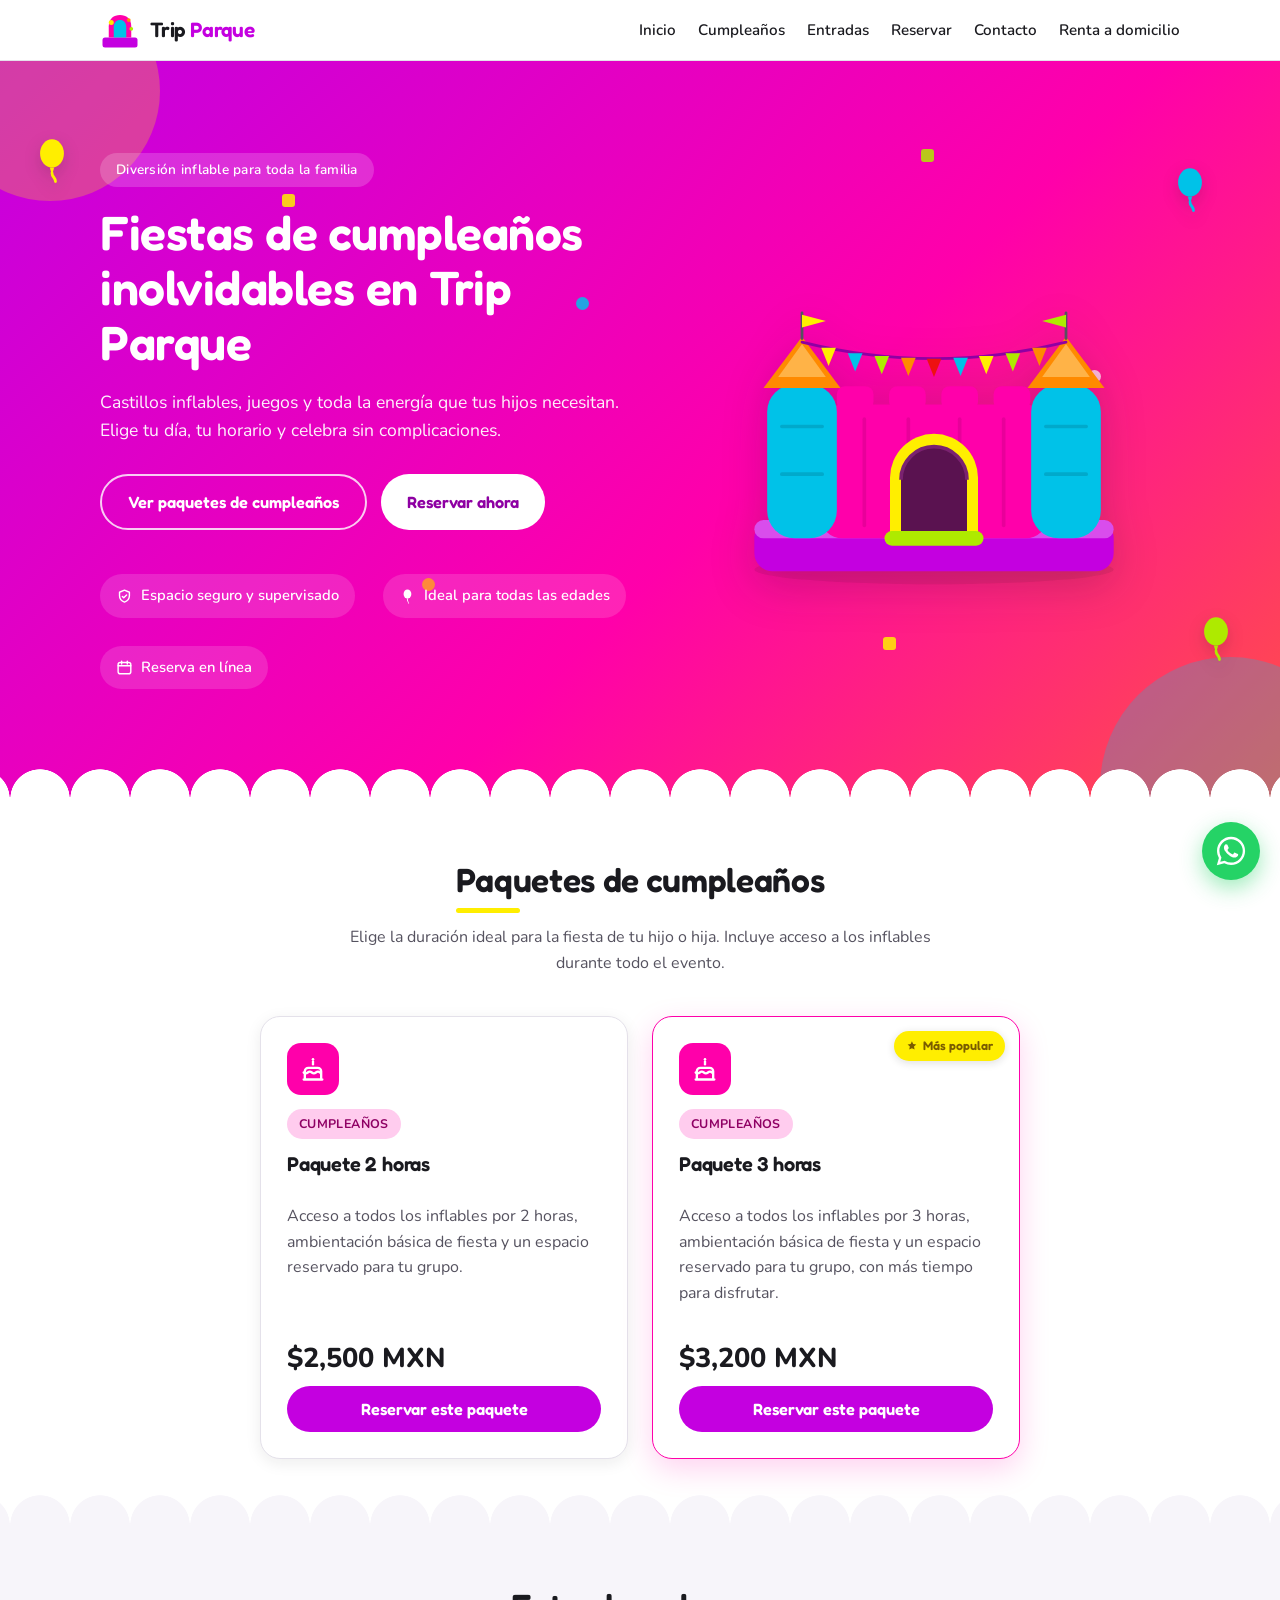
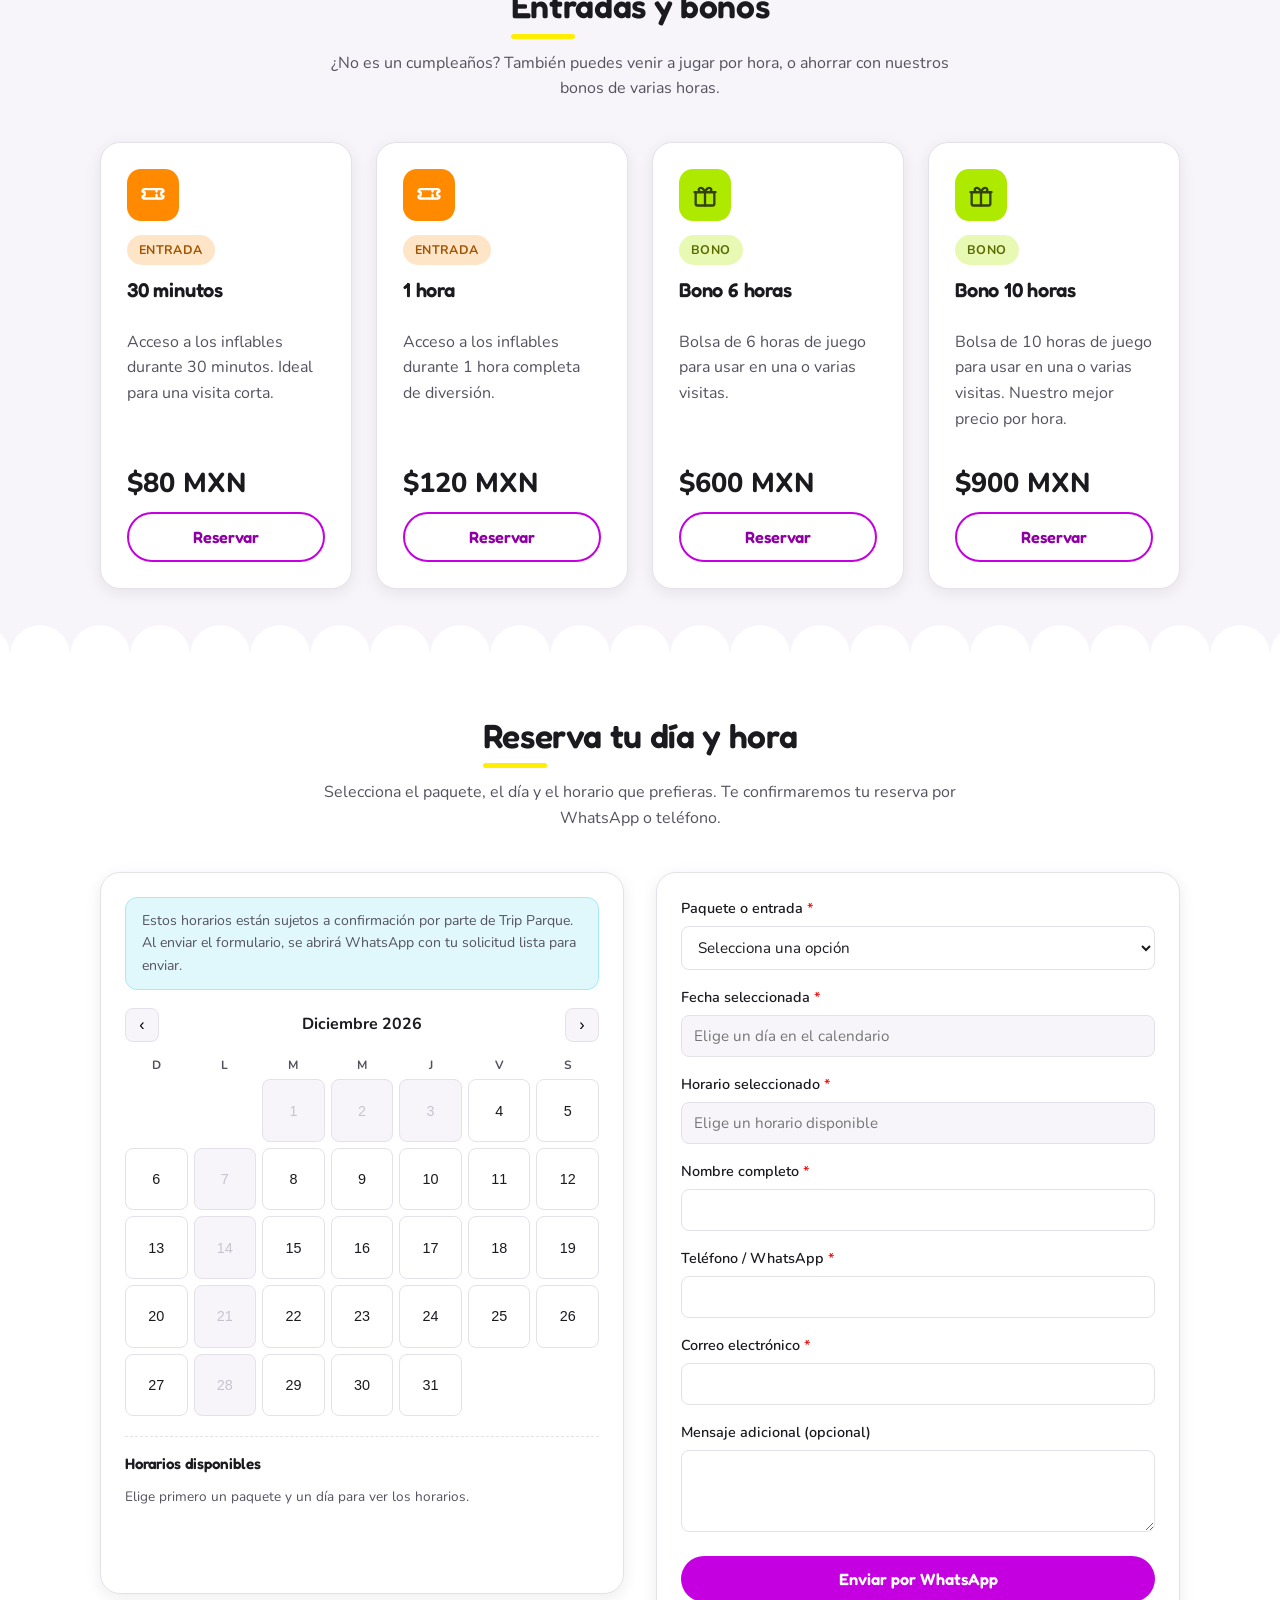
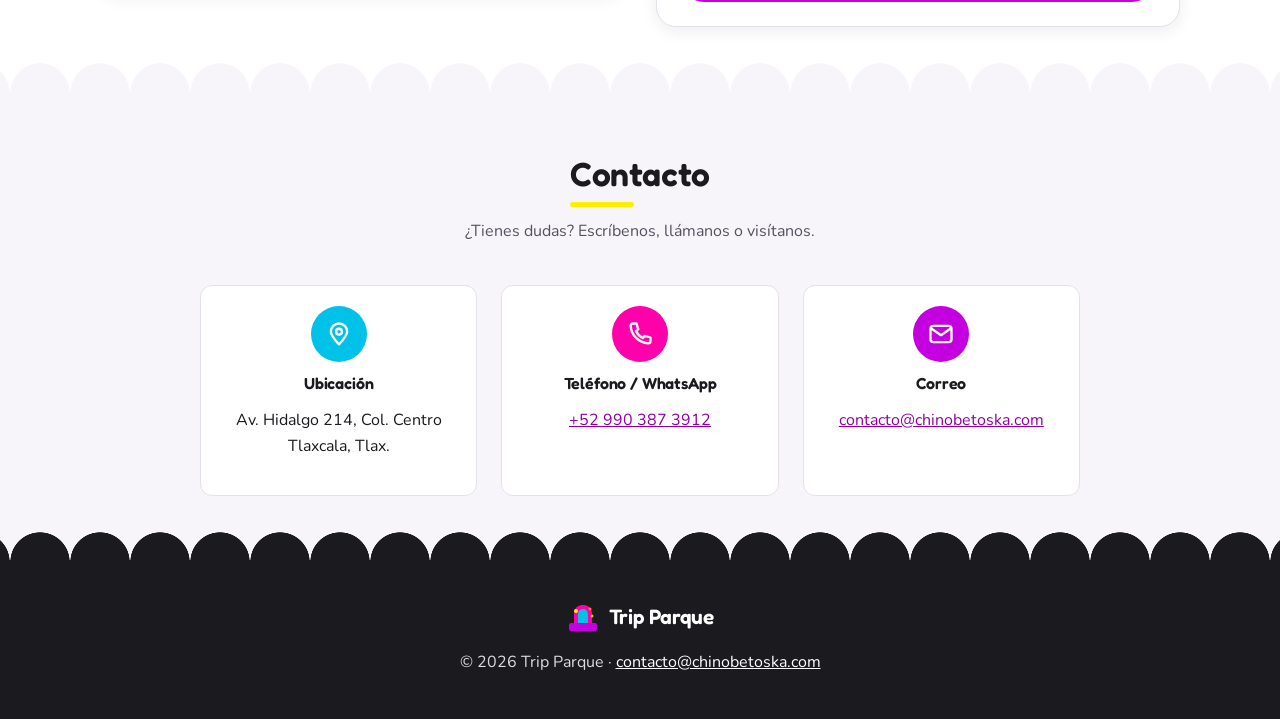
<file: index.html>
<!doctype html>
<html lang="es">
<head>
  <meta charset="UTF-8" />
  <meta name="viewport" content="width=device-width, initial-scale=1.0" />
  <title>Trip Parque — Parque infantil inflable y fiestas de cumpleaños</title>
  <meta name="description" content="Trip Parque: parque infantil inflable para fiestas de cumpleaños. Reserva tu día y hora en línea. Entradas, bonos y paquetes de cumpleaños." />
  <link rel="icon" type="image/svg+xml" href="favicon.svg" />
  <link rel="preconnect" href="https://fonts.googleapis.com" />
  <link rel="preconnect" href="https://fonts.gstatic.com" crossorigin />
  <link rel="stylesheet" href="https://fonts.googleapis.com/css2?family=Fredoka:wght@400;500;600;700&family=Nunito:wght@400;600;700;800&display=swap" />
  <link rel="stylesheet" href="css/styles.css" />
</head>
<body>

  <!-- ===== Sprite de íconos SVG (reutilizables con <use>) ===== -->
  <svg class="svg-sprite" xmlns="http://www.w3.org/2000/svg" aria-hidden="true" focusable="false">
    <symbol id="i-shield" viewBox="0 0 24 24" fill="none" stroke="currentColor" stroke-width="2" stroke-linecap="round" stroke-linejoin="round">
      <path d="M12 3l7 3v5c0 4.5-3 7.5-7 9-4-1.5-7-4.5-7-9V6l7-3z"/><path d="M9 12l2 2 4-4"/>
    </symbol>
    <symbol id="i-balloon" viewBox="0 0 24 24" fill="currentColor">
      <ellipse cx="12" cy="8.5" rx="5.5" ry="6.5"/>
      <path d="M11 15h2l-.6 2.2h-.8z"/>
      <path d="M12 17.5c0 2 1.6 2 1.6 4" fill="none" stroke="currentColor" stroke-width="1.3" stroke-linecap="round"/>
    </symbol>
    <symbol id="i-calendar" viewBox="0 0 24 24" fill="none" stroke="currentColor" stroke-width="2" stroke-linecap="round" stroke-linejoin="round">
      <rect x="3" y="5" width="18" height="16" rx="3"/><path d="M3 9.5h18M8 3v4M16 3v4"/>
    </symbol>
    <symbol id="i-clock" viewBox="0 0 24 24" fill="none" stroke="currentColor" stroke-width="2" stroke-linecap="round" stroke-linejoin="round">
      <circle cx="12" cy="12" r="9"/><path d="M12 7v5l3.5 2"/>
    </symbol>
    <symbol id="i-cake" viewBox="0 0 24 24" fill="none" stroke="currentColor" stroke-width="2" stroke-linecap="round" stroke-linejoin="round">
      <path d="M4 21h16M5 21v-7a3 3 0 0 1 3-3h8a3 3 0 0 1 3 3v7"/>
      <path d="M4 15c1.2 1 2.3 1 3.5 0s2.3-1 3.5 0 2.3 1 3.5 0 2.3-1 3.5 0"/>
      <path d="M12 8V5.5"/><circle cx="12" cy="3.6" r="1.1" fill="currentColor" stroke="none"/>
    </symbol>
    <symbol id="i-ticket" viewBox="0 0 24 24" fill="none" stroke="currentColor" stroke-width="2" stroke-linecap="round" stroke-linejoin="round">
      <path d="M3 9a2 2 0 0 1 2-2h14a2 2 0 0 1 2 2 2 2 0 0 0 0 4 2 2 0 0 1-2 2H5a2 2 0 0 1-2-2 2 2 0 0 0 0-4z"/>
      <path d="M15 7v10" stroke-dasharray="2 3"/>
    </symbol>
    <symbol id="i-gift" viewBox="0 0 24 24" fill="none" stroke="currentColor" stroke-width="2" stroke-linecap="round" stroke-linejoin="round">
      <rect x="4" y="9.5" width="16" height="11.5" rx="1.6"/><path d="M3 9.5h18M12 9.5V21"/>
      <path d="M12 9.5C11 6.5 9 5.5 7.6 6S6.2 8.6 8 9.5M12 9.5c1-3 3-4 4.4-3.5S18 8.6 16 9.5"/>
    </symbol>
    <symbol id="i-location" viewBox="0 0 24 24" fill="none" stroke="currentColor" stroke-width="2" stroke-linecap="round" stroke-linejoin="round">
      <path d="M12 21c4-4.5 7-8 7-11a7 7 0 0 0-14 0c0 3 3 6.5 7 11z"/><circle cx="12" cy="10" r="2.5"/>
    </symbol>
    <symbol id="i-phone" viewBox="0 0 24 24" fill="none" stroke="currentColor" stroke-width="2" stroke-linecap="round" stroke-linejoin="round">
      <path d="M6 3h3l1.5 5-2 1.5a12 12 0 0 0 6 6l1.5-2 5 1.5v3a2 2 0 0 1-2 2A16 16 0 0 1 4 5a2 2 0 0 1 2-2z"/>
    </symbol>
    <symbol id="i-mail" viewBox="0 0 24 24" fill="none" stroke="currentColor" stroke-width="2" stroke-linecap="round" stroke-linejoin="round">
      <rect x="3" y="5" width="18" height="14" rx="2.5"/><path d="M4 7.5l8 5.5 8-5.5"/>
    </symbol>
    <symbol id="i-star" viewBox="0 0 24 24" fill="currentColor">
      <path d="M12 2.5l2.6 5.7 6.2.7-4.6 4.2 1.3 6.1L12 16.9 6.5 19.2l1.3-6.1L3.2 8.9l6.2-.7z"/>
    </symbol>
    <symbol id="i-menu" viewBox="0 0 24 24" fill="none" stroke="currentColor" stroke-width="2.2" stroke-linecap="round">
      <path d="M4 7h16M4 12h16M4 17h16"/>
    </symbol>
    <symbol id="i-whatsapp" viewBox="0 0 24 24" fill="currentColor">
      <path d="M12.04 2C6.58 2 2.13 6.45 2.13 11.91c0 1.75.46 3.45 1.32 4.95L2 22l5.25-1.38a9.9 9.9 0 0 0 4.79 1.22h.01c5.46 0 9.91-4.45 9.91-9.91C21.96 6.45 17.5 2 12.04 2zm0 18.15h-.01a8.2 8.2 0 0 1-4.19-1.15l-.3-.18-3.12.82.83-3.04-.2-.31a8.23 8.23 0 0 1-1.26-4.38c0-4.54 3.7-8.24 8.25-8.24 2.2 0 4.28.86 5.84 2.42a8.2 8.2 0 0 1 2.42 5.83c0 4.54-3.7 8.24-8.24 8.24zm4.52-6.16c-.25-.12-1.47-.72-1.69-.81-.23-.08-.39-.12-.56.13-.16.25-.64.81-.79.97-.14.17-.29.19-.54.06-.25-.12-1.05-.39-1.99-1.23-.74-.66-1.23-1.47-1.38-1.72-.14-.25-.02-.38.11-.51.11-.11.25-.29.37-.43.13-.14.17-.25.25-.42.08-.17.04-.31-.02-.43-.06-.12-.56-1.34-.76-1.84-.2-.48-.4-.42-.56-.43l-.48-.01c-.17 0-.43.06-.66.31-.23.25-.86.85-.86 2.07 0 1.22.89 2.4 1.01 2.56.12.17 1.75 2.67 4.23 3.74.59.26 1.05.41 1.41.52.59.19 1.13.16 1.56.1.48-.07 1.47-.6 1.68-1.18.21-.58.21-1.07.14-1.18-.06-.11-.22-.17-.47-.29z"/>
    </symbol>
  </svg>

  <header class="site-header">
    <div class="container">
      <a class="brand" href="#inicio">
        <img src="assets/logo.svg" alt="" width="40" height="40" />
        <span class="logo-text">Trip <span>Parque</span></span>
      </a>
      <button class="nav-toggle" id="nav-toggle" aria-expanded="false" aria-controls="main-nav" aria-label="Abrir menú">
        <svg class="icon" aria-hidden="true"><use href="#i-menu"/></svg>
      </button>
      <nav class="main-nav" id="main-nav">
        <a href="#inicio">Inicio</a>
        <a href="#paquetes">Cumpleaños</a>
        <a href="#entradas">Entradas</a>
        <a href="#reservar">Reservar</a>
        <a href="#contacto">Contacto</a>
        <a href="renta.html">Renta a domicilio</a>
      </nav>
    </div>
  </header>

  <main>

    <!-- ===== Hero ===== -->
    <section id="inicio" class="hero">
      <span class="conf conf--1" aria-hidden="true"></span>
      <span class="conf conf--2" aria-hidden="true"></span>
      <span class="conf conf--3" aria-hidden="true"></span>
      <span class="conf conf--4" aria-hidden="true"></span>
      <span class="conf conf--5" aria-hidden="true"></span>
      <span class="conf conf--6" aria-hidden="true"></span>

      <svg class="hero-balloon hero-balloon--a" aria-hidden="true"><use href="#i-balloon"/></svg>
      <svg class="hero-balloon hero-balloon--b" aria-hidden="true"><use href="#i-balloon"/></svg>
      <svg class="hero-balloon hero-balloon--c" aria-hidden="true"><use href="#i-balloon"/></svg>

      <div class="container hero-inner">
        <div class="hero-copy">
          <span class="hero-eyebrow">Diversión inflable para toda la familia</span>
          <h1>Fiestas de cumpleaños inolvidables en Trip Parque</h1>
          <p>Castillos inflables, juegos y toda la energía que tus hijos necesitan. Elige tu día, tu horario y celebra sin complicaciones.</p>
          <div class="hero-actions">
            <a class="btn btn-outline" href="#paquetes">Ver paquetes de cumpleaños</a>
            <a class="btn btn-on-hero" href="#reservar">Reservar ahora</a>
          </div>
          <div class="trust-badges">
            <span class="trust-badge"><svg class="icon" aria-hidden="true"><use href="#i-shield"/></svg> Espacio seguro y supervisado</span>
            <span class="trust-badge"><svg class="icon" aria-hidden="true"><use href="#i-balloon"/></svg> Ideal para todas las edades</span>
            <span class="trust-badge"><svg class="icon" aria-hidden="true"><use href="#i-calendar"/></svg> Reserva en línea</span>
          </div>
        </div>
        <div class="hero-art">
          <img src="assets/hero-castle.svg" alt="" class="hero-castle" width="480" height="380" />
        </div>
      </div>
    </section>

    <!-- ===== Paquetes de cumpleaños ===== -->
    <section id="paquetes" class="section scallop-top">
      <div class="container">
        <div class="section-head reveal">
          <h2>Paquetes de cumpleaños</h2>
          <p class="section-lead">Elige la duración ideal para la fiesta de tu hijo o hija. Incluye acceso a los inflables durante todo el evento.</p>
        </div>
        <div class="card-grid card-grid--2">

          <div class="card reveal">
            <div class="card-icon card-icon--cumple"><svg aria-hidden="true"><use href="#i-cake"/></svg></div>
            <span class="chip chip--cumple">Cumpleaños</span>
            <h3>Paquete 2 horas</h3>
            <p>Acceso a todos los inflables por 2 horas, ambientación básica de fiesta y un espacio reservado para tu grupo.</p>
            <div class="price-row">
              <!-- PLACEHOLDER:PRICE -->
              <span class="price-example">$2,500 MXN</span>
            </div>
            <button class="btn btn-primary btn-block reservar-paquete" data-package="cumple_2h">Reservar este paquete</button>
          </div>

          <div class="card card--featured reveal">
            <span class="card-ribbon"><svg class="icon" aria-hidden="true"><use href="#i-star"/></svg> Más popular</span>
            <div class="card-icon card-icon--cumple"><svg aria-hidden="true"><use href="#i-cake"/></svg></div>
            <span class="chip chip--cumple">Cumpleaños</span>
            <h3>Paquete 3 horas</h3>
            <p>Acceso a todos los inflables por 3 horas, ambientación básica de fiesta y un espacio reservado para tu grupo, con más tiempo para disfrutar.</p>
            <div class="price-row">
              <!-- PLACEHOLDER:PRICE -->
              <span class="price-example">$3,200 MXN</span>
            </div>
            <button class="btn btn-primary btn-block reservar-paquete" data-package="cumple_3h">Reservar este paquete</button>
          </div>

        </div>
      </div>
    </section>

    <!-- ===== Entradas y bonos ===== -->
    <section id="entradas" class="section section--alt scallop-top">
      <div class="container">
        <div class="section-head reveal">
          <h2>Entradas y bonos</h2>
          <p class="section-lead">¿No es un cumpleaños? También puedes venir a jugar por hora, o ahorrar con nuestros bonos de varias horas.</p>
        </div>
        <div class="card-grid">

          <div class="card reveal">
            <div class="card-icon card-icon--entrada"><svg aria-hidden="true"><use href="#i-ticket"/></svg></div>
            <span class="chip chip--entrada">Entrada</span>
            <h3>30 minutos</h3>
            <p>Acceso a los inflables durante 30 minutos. Ideal para una visita corta.</p>
            <div class="price-row">
              <!-- PLACEHOLDER:PRICE -->
              <span class="price-example">$80 MXN</span>
            </div>
            <button class="btn btn-secondary btn-block reservar-paquete" data-package="entrada_30m">Reservar</button>
          </div>

          <div class="card reveal">
            <div class="card-icon card-icon--entrada"><svg aria-hidden="true"><use href="#i-ticket"/></svg></div>
            <span class="chip chip--entrada">Entrada</span>
            <h3>1 hora</h3>
            <p>Acceso a los inflables durante 1 hora completa de diversión.</p>
            <div class="price-row">
              <!-- PLACEHOLDER:PRICE -->
              <span class="price-example">$120 MXN</span>
            </div>
            <button class="btn btn-secondary btn-block reservar-paquete" data-package="entrada_1h">Reservar</button>
          </div>

          <div class="card reveal">
            <div class="card-icon card-icon--bono"><svg aria-hidden="true"><use href="#i-gift"/></svg></div>
            <span class="chip chip--bono">Bono</span>
            <h3>Bono 6 horas</h3>
            <p>Bolsa de 6 horas de juego para usar en una o varias visitas.</p>
            <div class="price-row">
              <!-- PLACEHOLDER:PRICE -->
              <span class="price-example">$600 MXN</span>
            </div>
            <button class="btn btn-secondary btn-block reservar-paquete" data-package="bono_6h">Reservar</button>
          </div>

          <div class="card reveal">
            <div class="card-icon card-icon--bono"><svg aria-hidden="true"><use href="#i-gift"/></svg></div>
            <span class="chip chip--bono">Bono</span>
            <h3>Bono 10 horas</h3>
            <p>Bolsa de 10 horas de juego para usar en una o varias visitas. Nuestro mejor precio por hora.</p>
            <div class="price-row">
              <!-- PLACEHOLDER:PRICE -->
              <span class="price-example">$900 MXN</span>
            </div>
            <button class="btn btn-secondary btn-block reservar-paquete" data-package="bono_10h">Reservar</button>
          </div>

        </div>
      </div>
    </section>

    <!-- ===== Reservar ===== -->
    <section id="reservar" class="section scallop-top">
      <div class="container">
        <div class="section-head reveal">
          <h2>Reserva tu día y hora</h2>
          <p class="section-lead">Selecciona el paquete, el día y el horario que prefieras. Te confirmaremos tu reserva por WhatsApp o teléfono.</p>
        </div>

        <div class="reserve-layout">

          <div class="calendar-card reveal">
            <div class="reserve-note">
              Estos horarios están sujetos a confirmación por parte de Trip Parque. Al enviar el formulario, se abrirá WhatsApp con tu solicitud lista para enviar.
            </div>
            <div class="calendar-header">
              <button type="button" id="cal-prev" aria-label="Mes anterior">‹</button>
              <span id="calendar-month-label"></span>
              <button type="button" id="cal-next" aria-label="Mes siguiente">›</button>
            </div>
            <div class="calendar-weekdays">
              <span>D</span><span>L</span><span>M</span><span>M</span><span>J</span><span>V</span><span>S</span>
            </div>
            <div class="calendar-grid" id="calendar-grid"></div>

            <div class="timeslots-wrap">
              <h4>Horarios disponibles</h4>
              <p class="muted-hint" id="timeslots-hint">Elige primero un paquete y un día para ver los horarios.</p>
              <div class="timeslot-grid" id="timeslot-grid"></div>
            </div>

            <p class="selection-summary" id="selection-summary"></p>
          </div>

          <div class="form-card reveal">
            <form id="reservation-form" novalidate>
              <div class="form-field">
                <label for="paquete">Paquete o entrada <span class="required-mark">*</span></label>
                <select id="paquete" name="paquete" required>
                  <option value="">Selecciona una opción</option>
                  <option value="cumple_2h">Cumpleaños — 2 horas</option>
                  <option value="cumple_3h">Cumpleaños — 3 horas</option>
                  <option value="entrada_30m">Entrada — 30 minutos</option>
                  <option value="entrada_1h">Entrada — 1 hora</option>
                  <option value="bono_6h">Bono — 6 horas</option>
                  <option value="bono_10h">Bono — 10 horas</option>
                </select>
                <span class="field-error">Selecciona un paquete o entrada.</span>
              </div>

              <div class="form-field">
                <label for="fecha">Fecha seleccionada <span class="required-mark">*</span></label>
                <input type="text" id="fecha" name="fecha" placeholder="Elige un día en el calendario" readonly required />
                <span class="field-error">Selecciona un día en el calendario.</span>
              </div>

              <div class="form-field">
                <label for="hora">Horario seleccionado <span class="required-mark">*</span></label>
                <input type="text" id="hora" name="hora" placeholder="Elige un horario disponible" readonly required />
                <span class="field-error">Selecciona un horario disponible.</span>
              </div>

              <div class="form-field">
                <label for="nombre">Nombre completo <span class="required-mark">*</span></label>
                <input type="text" id="nombre" name="nombre" required />
                <span class="field-error">Escribe tu nombre.</span>
              </div>

              <div class="form-field">
                <label for="telefono">Teléfono / WhatsApp <span class="required-mark">*</span></label>
                <input type="tel" id="telefono" name="telefono" required />
                <span class="field-error">Escribe un teléfono válido.</span>
              </div>

              <div class="form-field">
                <label for="email">Correo electrónico <span class="required-mark">*</span></label>
                <input type="email" id="email" name="email" required />
                <span class="field-error">Escribe un correo válido.</span>
              </div>

              <div class="form-field">
                <label for="mensaje">Mensaje adicional (opcional)</label>
                <textarea id="mensaje" name="mensaje" rows="3"></textarea>
              </div>

              <button type="submit" class="btn btn-primary btn-block">Enviar por WhatsApp</button>

              <div class="form-status" id="form-status" role="status"></div>
            </form>
          </div>

        </div>
      </div>
    </section>

    <!-- ===== Contacto ===== -->
    <section id="contacto" class="section section--alt scallop-top">
      <div class="container">
        <div class="section-head reveal">
          <h2>Contacto</h2>
          <p class="section-lead">¿Tienes dudas? Escríbenos, llámanos o visítanos.</p>
        </div>
        <div class="contact-grid">
          <div class="contact-card reveal">
            <div class="contact-icon contact-icon--location"><svg aria-hidden="true"><use href="#i-location"/></svg></div>
            <h3>Ubicación</h3>
            <p>Av. Hidalgo 214, Col. Centro<br />Tlaxcala, Tlax.</p>
          </div>
          <div class="contact-card reveal">
            <div class="contact-icon contact-icon--phone"><svg aria-hidden="true"><use href="#i-phone"/></svg></div>
            <h3>Teléfono / WhatsApp</h3>
            <p><a href="https://wa.me/529903873912?text=Hola%2C%20vi%20su%20p%C3%A1gina%20y%20quiero%20apartar%20un%20inflable" target="_blank" rel="noopener">+52 990 387 3912</a></p>
          </div>
          <div class="contact-card reveal">
            <div class="contact-icon contact-icon--mail"><svg aria-hidden="true"><use href="#i-mail"/></svg></div>
            <h3>Correo</h3>
            <p><a href="mailto:contacto@chinobetoska.com">contacto@chinobetoska.com</a></p>
          </div>
        </div>
      </div>
    </section>

  </main>

  <footer class="site-footer scallop-top">
    <div class="container">
      <div class="brand">
        <img src="assets/logo.svg" alt="" width="32" height="32" />
        <span class="logo-text" style="color:#fff;">Trip Parque</span>
      </div>
      <p>© <span id="footer-year"></span> Trip Parque · <a href="mailto:contacto@chinobetoska.com">contacto@chinobetoska.com</a></p>
    </div>
  </footer>

  <!-- ===== Botón flotante de WhatsApp ===== -->
  <a class="whatsapp-fab" href="https://wa.me/529903873912?text=Hola%2C%20vi%20su%20p%C3%A1gina%20y%20quiero%20apartar%20un%20inflable" target="_blank" rel="noopener" aria-label="Escríbenos por WhatsApp">
    <svg aria-hidden="true"><use href="#i-whatsapp"/></svg>
  </a>

  <script src="js/calendar.js" defer></script>
  <script src="js/form.js" defer></script>
  <script src="js/reveal.js" defer></script>
  <script>
    document.getElementById('footer-year').textContent = new Date().getFullYear();
    document.getElementById('nav-toggle').addEventListener('click', function () {
      var nav = document.getElementById('main-nav');
      var isOpen = nav.classList.toggle('is-open');
      this.setAttribute('aria-expanded', isOpen ? 'true' : 'false');
    });
    document.getElementById('main-nav').addEventListener('click', function (e) {
      if (e.target.tagName === 'A') {
        this.classList.remove('is-open');
        document.getElementById('nav-toggle').setAttribute('aria-expanded', 'false');
      }
    });
  </script>
</body>
</html>
</file>
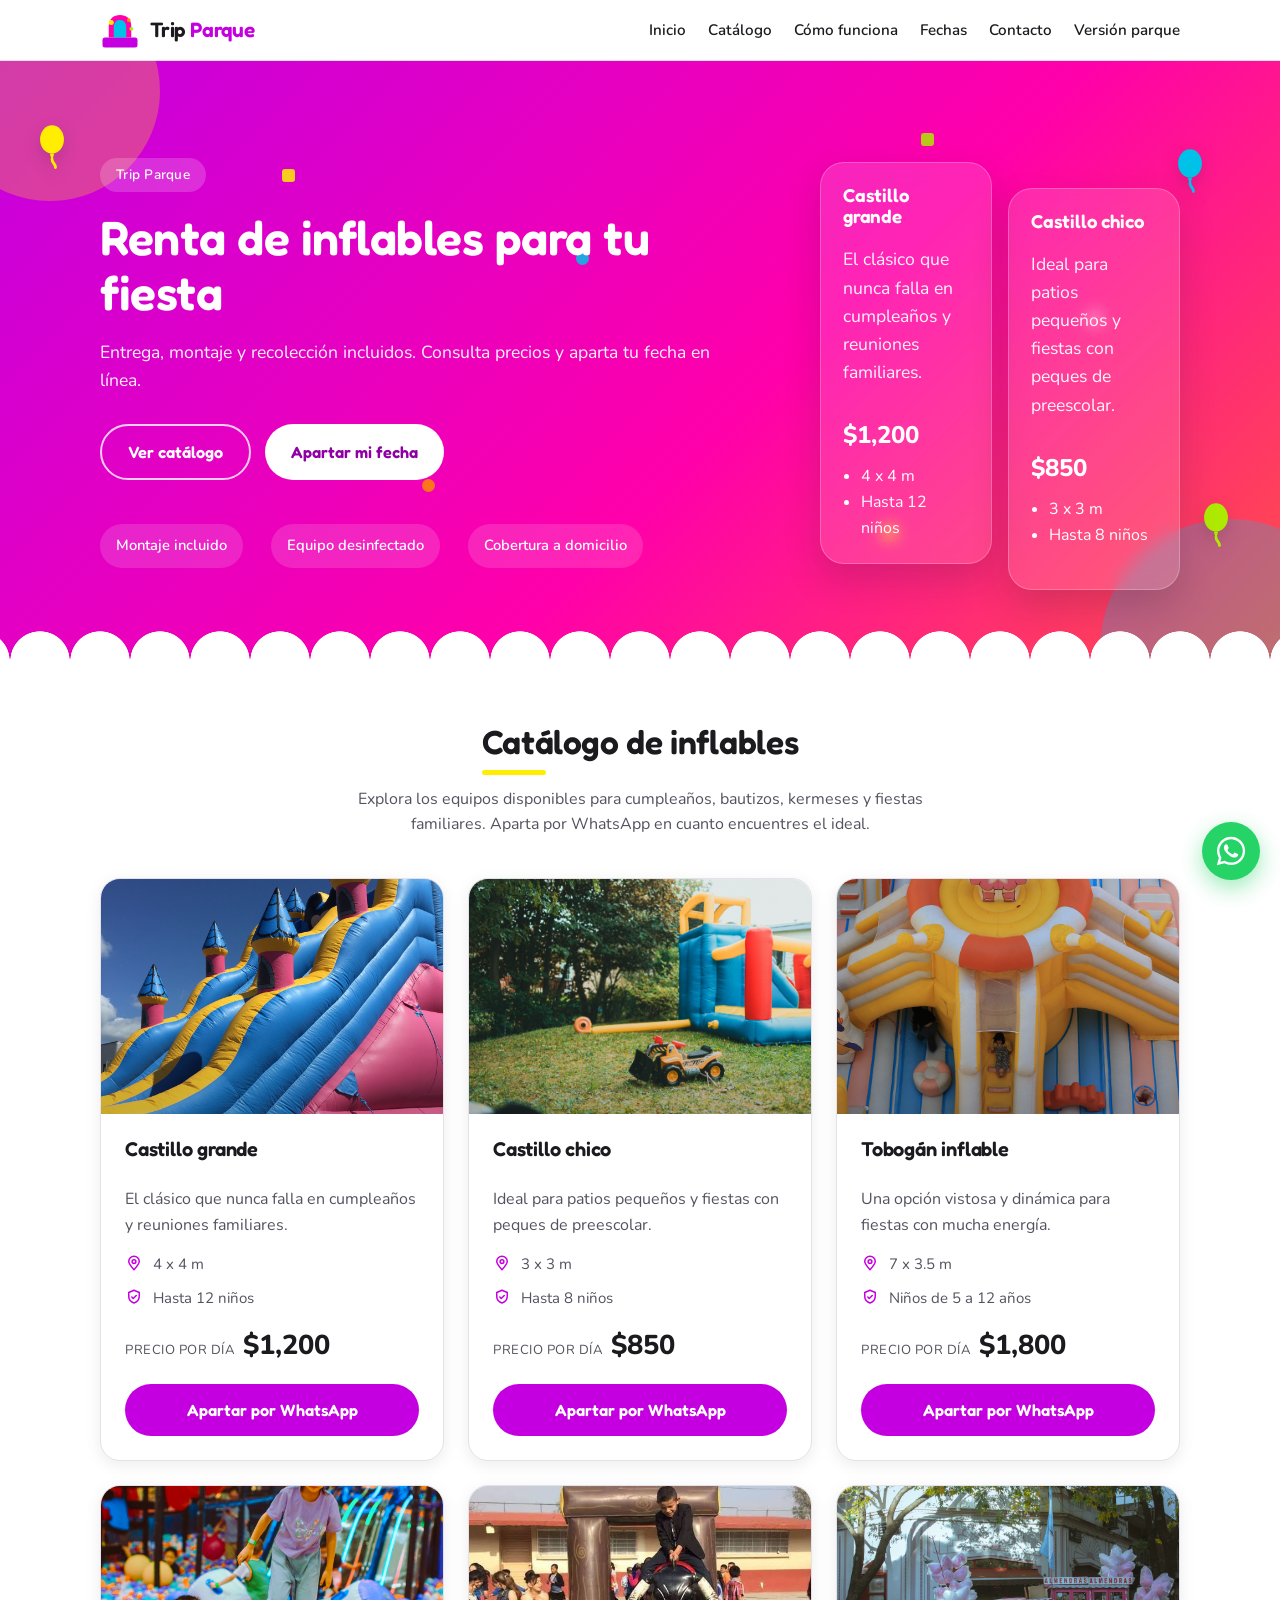
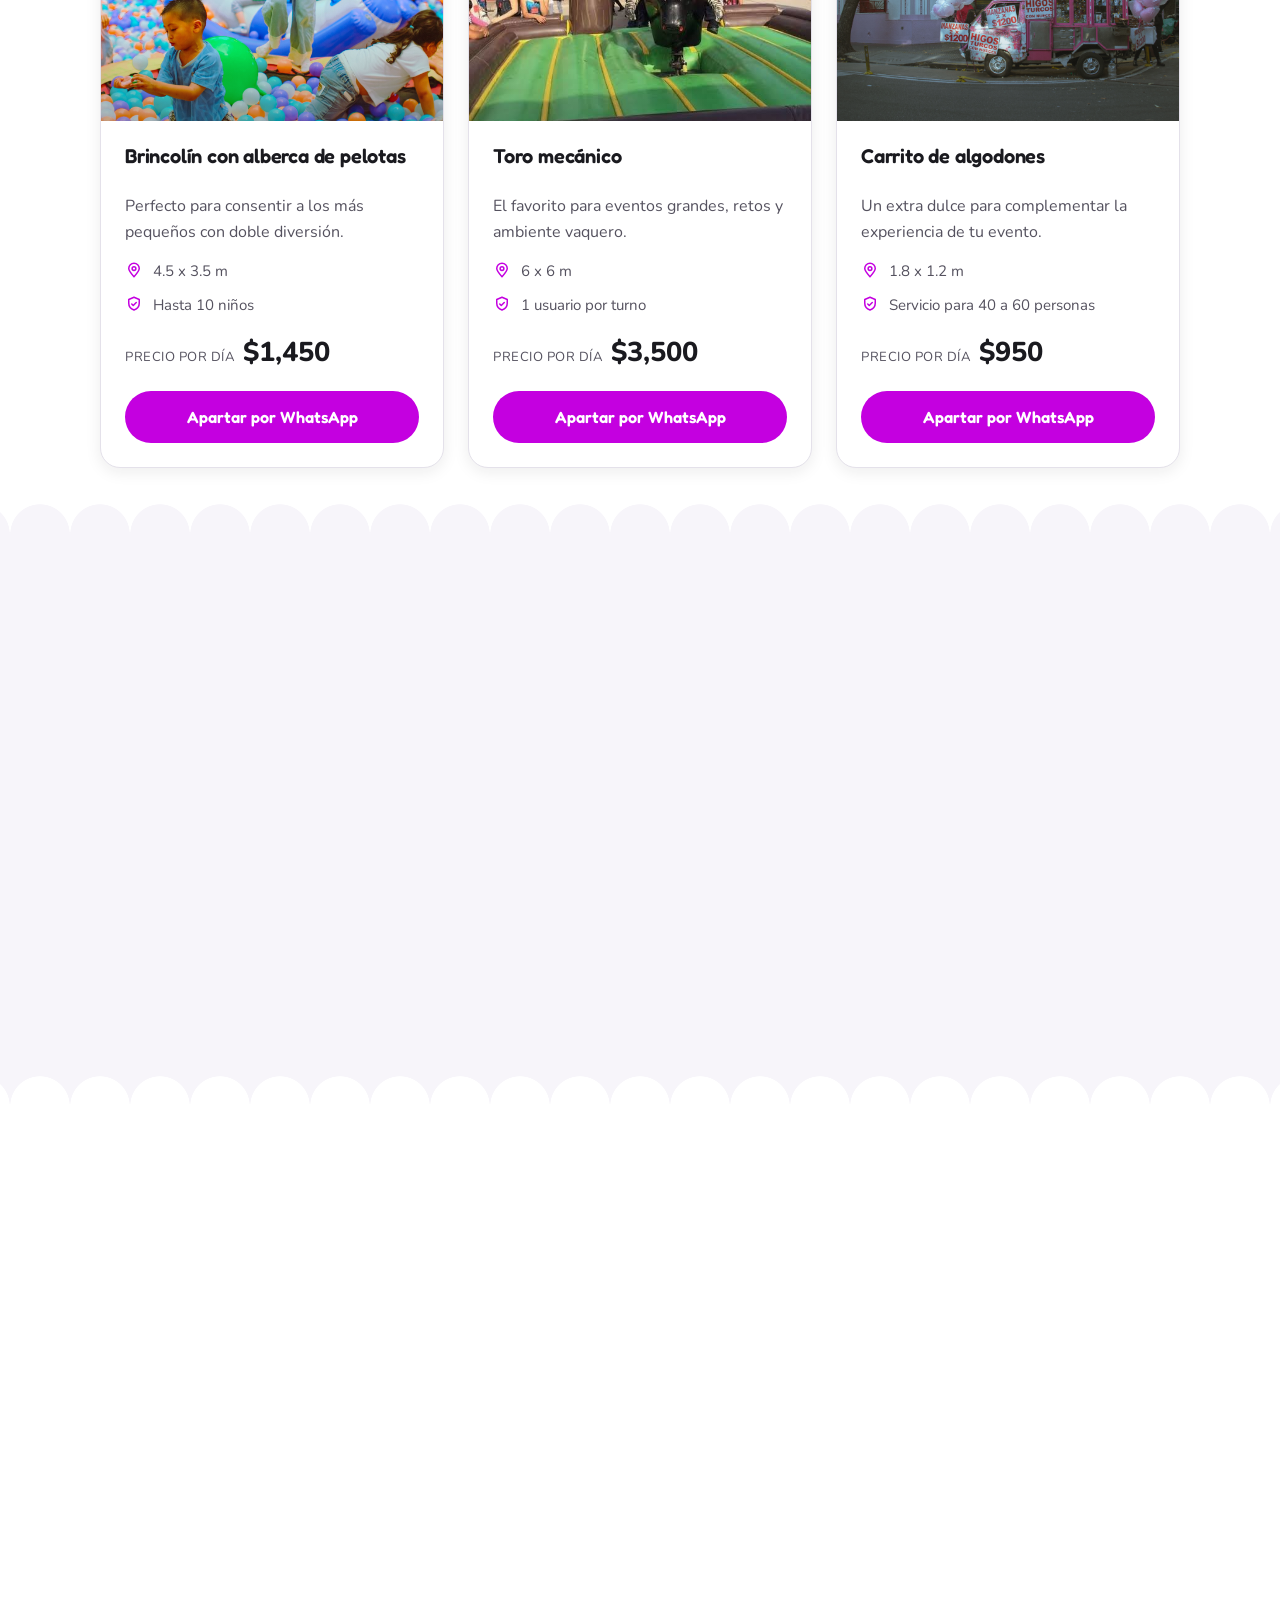
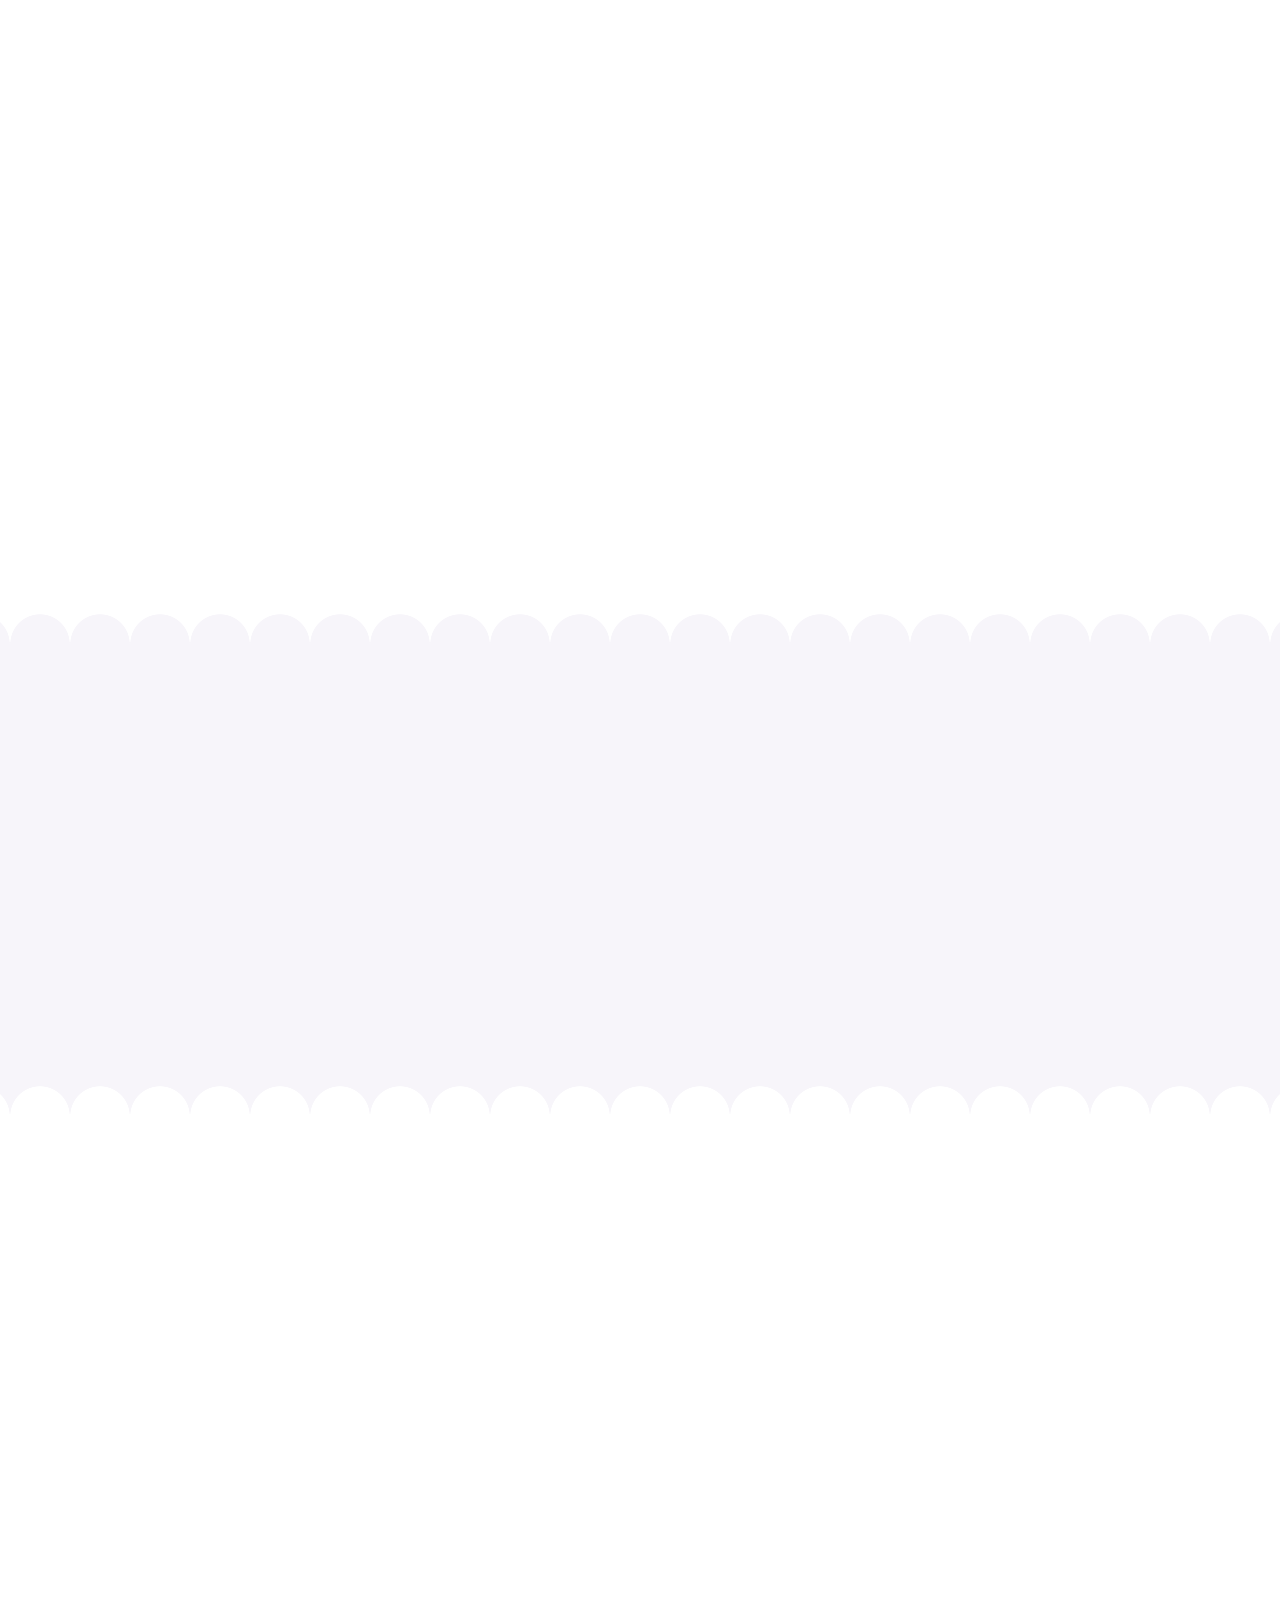
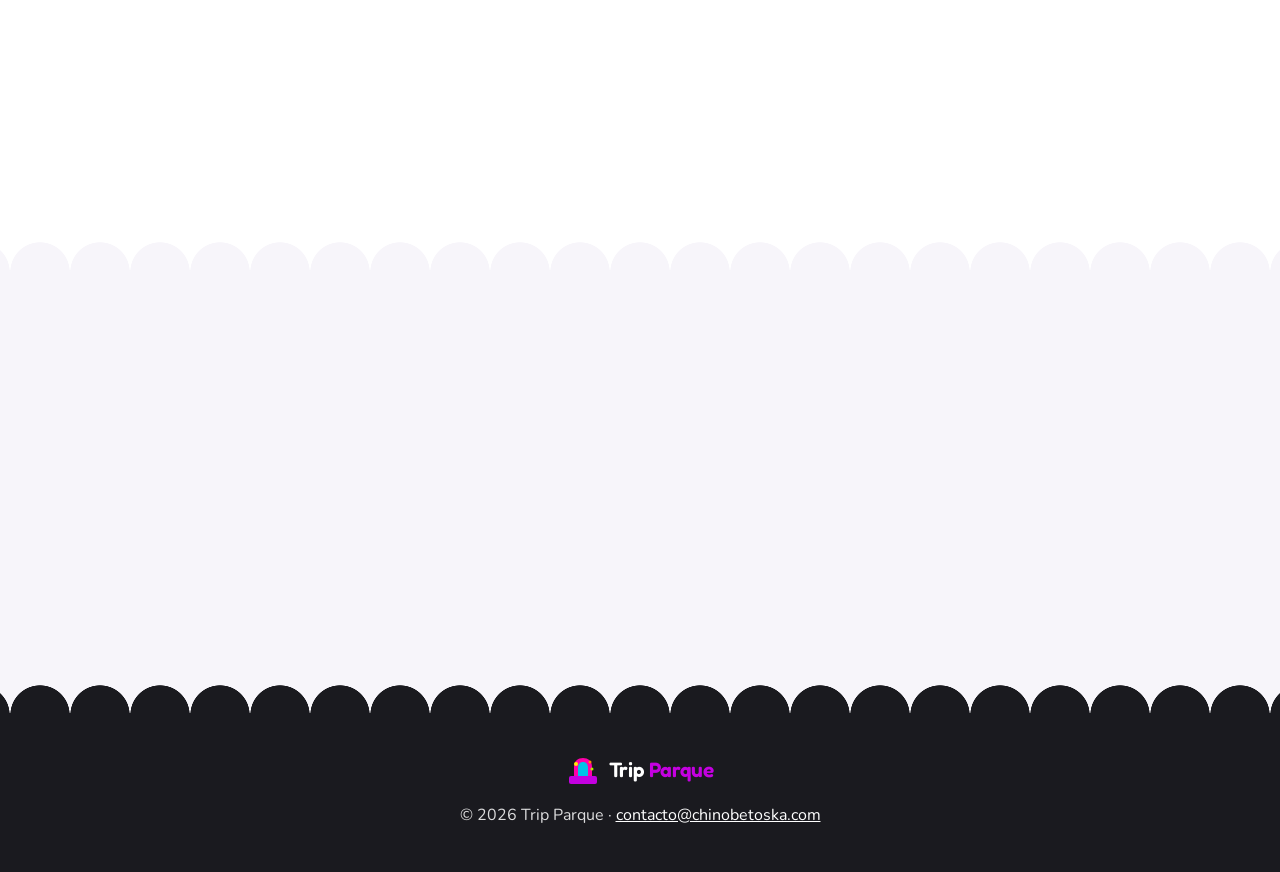
<file: renta.html>
<!doctype html>
<html lang="es">
<head>
  <meta charset="UTF-8" />
  <meta name="viewport" content="width=device-width, initial-scale=1.0" />
  <title>Renta de inflables</title>
  <meta name="description" content="Catálogo y apartados de renta de inflables a domicilio." />
  <link rel="icon" type="image/svg+xml" href="favicon.svg" />
  <link rel="preconnect" href="https://fonts.googleapis.com" />
  <link rel="preconnect" href="https://fonts.gstatic.com" crossorigin />
  <link rel="stylesheet" href="https://fonts.googleapis.com/css2?family=Fredoka:wght@400;500;600;700&family=Nunito:wght@400;600;700;800&display=swap" />
  <link rel="stylesheet" href="css/styles.css" />
  <link rel="stylesheet" href="css/renta.css" />
</head>
<body class="renta-page">

  <!-- Sprite de íconos reutilizable -->
  <svg class="svg-sprite" xmlns="http://www.w3.org/2000/svg" aria-hidden="true" focusable="false">
    <symbol id="i-shield" viewBox="0 0 24 24" fill="none" stroke="currentColor" stroke-width="2" stroke-linecap="round" stroke-linejoin="round">
      <path d="M12 3l7 3v5c0 4.5-3 7.5-7 9-4-1.5-7-4.5-7-9V6l7-3z"/><path d="M9 12l2 2 4-4"/>
    </symbol>
    <symbol id="i-balloon" viewBox="0 0 24 24" fill="currentColor">
      <ellipse cx="12" cy="8.5" rx="5.5" ry="6.5"/>
      <path d="M11 15h2l-.6 2.2h-.8z"/>
      <path d="M12 17.5c0 2 1.6 2 1.6 4" fill="none" stroke="currentColor" stroke-width="1.3" stroke-linecap="round"/>
    </symbol>
    <symbol id="i-calendar" viewBox="0 0 24 24" fill="none" stroke="currentColor" stroke-width="2" stroke-linecap="round" stroke-linejoin="round">
      <rect x="3" y="5" width="18" height="16" rx="3"/><path d="M3 9.5h18M8 3v4M16 3v4"/>
    </symbol>
    <symbol id="i-clock" viewBox="0 0 24 24" fill="none" stroke="currentColor" stroke-width="2" stroke-linecap="round" stroke-linejoin="round">
      <circle cx="12" cy="12" r="9"/><path d="M12 7v5l3.5 2"/>
    </symbol>
    <symbol id="i-location" viewBox="0 0 24 24" fill="none" stroke="currentColor" stroke-width="2" stroke-linecap="round" stroke-linejoin="round">
      <path d="M12 21c4-4.5 7-8 7-11a7 7 0 0 0-14 0c0 3 3 6.5 7 11z"/><circle cx="12" cy="10" r="2.5"/>
    </symbol>
    <symbol id="i-phone" viewBox="0 0 24 24" fill="none" stroke="currentColor" stroke-width="2" stroke-linecap="round" stroke-linejoin="round">
      <path d="M6 3h3l1.5 5-2 1.5a12 12 0 0 0 6 6l1.5-2 5 1.5v3a2 2 0 0 1-2 2A16 16 0 0 1 4 5a2 2 0 0 1 2-2z"/>
    </symbol>
    <symbol id="i-mail" viewBox="0 0 24 24" fill="none" stroke="currentColor" stroke-width="2" stroke-linecap="round" stroke-linejoin="round">
      <rect x="3" y="5" width="18" height="14" rx="2.5"/><path d="M4 7.5l8 5.5 8-5.5"/>
    </symbol>
    <symbol id="i-menu" viewBox="0 0 24 24" fill="none" stroke="currentColor" stroke-width="2.2" stroke-linecap="round">
      <path d="M4 7h16M4 12h16M4 17h16"/>
    </symbol>
    <symbol id="i-whatsapp" viewBox="0 0 24 24" fill="currentColor">
      <path d="M12.04 2C6.58 2 2.13 6.45 2.13 11.91c0 1.75.46 3.45 1.32 4.95L2 22l5.25-1.38a9.9 9.9 0 0 0 4.79 1.22h.01c5.46 0 9.91-4.45 9.91-9.91C21.96 6.45 17.5 2 12.04 2zm0 18.15h-.01a8.2 8.2 0 0 1-4.19-1.15l-.3-.18-3.12.82.83-3.04-.2-.31a8.23 8.23 0 0 1-1.26-4.38c0-4.54 3.7-8.24 8.25-8.24 2.2 0 4.28.86 5.84 2.42a8.2 8.2 0 0 1 2.42 5.83c0 4.54-3.7 8.24-8.24 8.24zm4.52-6.16c-.25-.12-1.47-.72-1.69-.81-.23-.08-.39-.12-.56.13-.16.25-.64.81-.79.97-.14.17-.29.19-.54.06-.25-.12-1.05-.39-1.99-1.23-.74-.66-1.23-1.47-1.38-1.72-.14-.25-.02-.38.11-.51.11-.11.25-.29.37-.43.13-.14.17-.25.25-.42.08-.17.04-.31-.02-.43-.06-.12-.56-1.34-.76-1.84-.2-.48-.4-.42-.56-.43l-.48-.01c-.17 0-.43.06-.66.31-.23.25-.86.85-.86 2.07 0 1.22.89 2.4 1.01 2.56.12.17 1.75 2.67 4.23 3.74.59.26 1.05.41 1.41.52.59.19 1.13.16 1.56.1.48-.07 1.47-.6 1.68-1.18.21-.58.21-1.07.14-1.18-.06-.11-.22-.17-.47-.29z"/>
    </symbol>
    <symbol id="i-truck" viewBox="0 0 24 24" fill="none" stroke="currentColor" stroke-width="2" stroke-linecap="round" stroke-linejoin="round">
      <path d="M10 17H6a2 2 0 0 1-2-2V7a2 2 0 0 1 2-2h8v12z"/>
      <path d="M10 9h5l3 3v3a2 2 0 0 1-2 2h-2"/>
      <circle cx="7.5" cy="17.5" r="1.5"/>
      <circle cx="15.5" cy="17.5" r="1.5"/>
    </symbol>
  </svg>

  <header class="site-header">
    <div class="container">
      <a class="brand" href="#inicio">
        <img src="assets/logo.svg" alt="" width="40" height="40" />
        <span class="logo-text" id="brand-name"></span>
      </a>
      <button class="nav-toggle" id="nav-toggle" aria-expanded="false" aria-controls="main-nav" aria-label="Abrir menú">
        <svg class="icon" aria-hidden="true"><use href="#i-menu"/></svg>
      </button>
      <nav class="main-nav" id="main-nav"></nav>
    </div>
  </header>

  <main>
    <section id="inicio" class="hero hero--renta">
      <span class="conf conf--1" aria-hidden="true"></span>
      <span class="conf conf--2" aria-hidden="true"></span>
      <span class="conf conf--3" aria-hidden="true"></span>
      <span class="conf conf--4" aria-hidden="true"></span>
      <span class="conf conf--5" aria-hidden="true"></span>
      <span class="conf conf--6" aria-hidden="true"></span>
      <svg class="hero-balloon hero-balloon--a" aria-hidden="true"><use href="#i-balloon"/></svg>
      <svg class="hero-balloon hero-balloon--b" aria-hidden="true"><use href="#i-balloon"/></svg>
      <svg class="hero-balloon hero-balloon--c" aria-hidden="true"><use href="#i-balloon"/></svg>
      <div class="container hero-inner" id="hero-content"></div>
    </section>

    <section id="catalogo" class="section scallop-top">
      <div class="container">
        <div class="section-head reveal" id="catalogo-head"></div>
        <div class="rental-grid" id="catalogo-grid"></div>
      </div>
    </section>

    <section id="como-funciona" class="section section--alt scallop-top">
      <div class="container">
        <div class="section-head reveal" id="como-funciona-head"></div>
        <div class="steps-grid" id="steps-grid"></div>
      </div>
    </section>

    <section id="fechas" class="section scallop-top">
      <div class="container">
        <div class="section-head reveal" id="fechas-head"></div>
        <div class="reserve-layout renta-layout">
          <div class="calendar-card reveal">
            <div class="reserve-note" id="fechas-note"></div>
            <div class="calendar-legend" id="calendar-legend"></div>
            <div class="calendar-header">
              <button type="button" id="cal-prev" aria-label="Mes anterior">‹</button>
              <span id="calendar-month-label"></span>
              <button type="button" id="cal-next" aria-label="Mes siguiente">›</button>
            </div>
            <div class="calendar-weekdays">
              <span>D</span><span>L</span><span>M</span><span>M</span><span>J</span><span>V</span><span>S</span>
            </div>
            <div class="calendar-grid" id="calendar-grid"></div>
            <p class="selection-summary" id="selection-summary"></p>
          </div>

          <div class="form-card reveal" id="solicitud">
            <div class="form-intro" id="form-head"></div>
            <form id="rental-form" novalidate></form>
          </div>
        </div>
      </div>
    </section>

    <section id="cobertura" class="section section--alt scallop-top">
      <div class="container">
        <div class="section-head reveal" id="cobertura-head"></div>
        <div class="coverage-card card reveal" id="coverage-card"></div>
      </div>
    </section>

    <section id="preguntas" class="section scallop-top">
      <div class="container">
        <div class="section-head reveal" id="faq-head"></div>
        <div class="faq-list" id="faq-list"></div>
      </div>
    </section>

    <section id="contacto" class="section section--alt scallop-top">
      <div class="container">
        <div class="section-head reveal" id="contacto-head"></div>
        <div class="contact-grid" id="contacto-grid"></div>
      </div>
    </section>
  </main>

  <footer class="site-footer scallop-top">
    <div class="container">
      <div class="brand">
        <img src="assets/logo.svg" alt="" width="32" height="32" />
        <span class="logo-text" id="footer-brand"></span>
      </div>
      <p id="footer-copy"></p>
    </div>
  </footer>

  <a class="whatsapp-fab" id="whatsapp-fab" href="#" target="_blank" rel="noopener" aria-label="Escríbenos por WhatsApp">
    <svg aria-hidden="true"><use href="#i-whatsapp"/></svg>
  </a>

  <script src="js/renta.js" defer></script>
</body>
</html>
</file>
<file: css/styles.css>
/* ===== Trip Parque — Design tokens ===== */
:root {
  /* Brand palette (from reference images) */
  --tp-magenta: #FF00AA;
  --tp-purple: #C400E0;
  --tp-cyan: #00C2E8;
  --tp-yellow: #FFEE00;
  --tp-orange: #FF8A00;
  --tp-red: #EE1111;
  --tp-lime: #AEEA00;

  /* Functional roles */
  --color-primary: var(--tp-purple);
  --color-primary-dark: #8E00A3;
  --color-secondary: var(--tp-cyan);
  --color-secondary-dark: #0092B0;
  --color-accent-cumple: var(--tp-magenta);
  --color-accent-entrada: var(--tp-orange);
  --color-accent-bono: var(--tp-lime);
  --color-accent-warn: var(--tp-red);
  --color-accent-highlight: var(--tp-yellow);

  /* Neutrals */
  --color-ink: #1a1a1f;
  --color-ink-soft: #55525f;
  --color-bg: #ffffff;
  --color-bg-alt: #f7f5fa;
  --color-border: #e4e1ea;
  --color-white: #ffffff;

  --radius-md: 12px;
  --radius-lg: 20px;
  --shadow-card: 0 4px 16px rgba(26, 26, 31, 0.08);
  --shadow-card-hover: 0 8px 24px rgba(26, 26, 31, 0.14);
  --max-width: 1120px;

  /* Typography (con fallback al sistema por si no cargan las fuentes) */
  --font-display: "Fredoka", "Segoe UI", system-ui, -apple-system, sans-serif;
  --font-body: "Nunito", "Segoe UI", system-ui, -apple-system, Roboto, sans-serif;
}

* {
  box-sizing: border-box;
}

html {
  scroll-behavior: smooth;
  scroll-padding-top: 76px;
}

body {
  margin: 0;
  font-family: var(--font-body);
  color: var(--color-ink);
  background: var(--color-bg);
  line-height: 1.6;
}

img,
svg {
  max-width: 100%;
  display: block;
}

a {
  color: var(--color-primary-dark);
}

.container {
  max-width: var(--max-width);
  margin: 0 auto;
  padding: 0 20px;
}

h1,
h2,
h3,
h4 {
  font-family: var(--font-display);
  line-height: 1.15;
  font-weight: 600;
  letter-spacing: -0.01em;
  margin: 0 0 12px;
}

h2 {
  font-size: clamp(1.6rem, 3vw, 2.1rem);
  position: relative;
  display: inline-block;
}

h2::after {
  content: "";
  display: block;
  width: 64px;
  height: 5px;
  border-radius: 3px;
  background: var(--tp-yellow);
  margin-top: 8px;
}

.section-lead {
  color: var(--color-ink-soft);
  max-width: 640px;
  margin: 0 auto 36px;
}

.section {
  padding: 64px 0;
}

.section--alt {
  background: var(--color-bg-alt);
}

.section-head {
  text-align: center;
  margin-bottom: 40px;
}

/* ===== Buttons ===== */
.btn {
  display: inline-flex;
  align-items: center;
  justify-content: center;
  gap: 8px;
  border: none;
  border-radius: 999px;
  padding: 13px 26px;
  font-family: var(--font-display);
  font-size: 1.02rem;
  font-weight: 600;
  cursor: pointer;
  text-decoration: none;
  transition: transform 0.15s ease, box-shadow 0.15s ease, background 0.15s ease;
}

.btn:focus-visible {
  outline: 3px solid var(--color-secondary);
  outline-offset: 2px;
}

.btn-primary {
  background: var(--color-primary);
  color: var(--color-white);
}

.btn-primary:hover {
  background: var(--color-primary-dark);
  transform: translateY(-1px);
}

.btn-secondary {
  background: var(--color-white);
  color: var(--color-primary-dark);
  border: 2px solid var(--color-primary);
}

.btn-secondary:hover {
  background: var(--color-bg-alt);
}

.btn-outline {
  background: transparent;
  color: var(--color-white);
  border: 2px solid rgba(255, 255, 255, 0.8);
}

.btn-outline:hover {
  background: rgba(255, 255, 255, 0.15);
}

.btn-block {
  width: 100%;
}

/* ===== Header ===== */
.site-header {
  position: sticky;
  top: 0;
  z-index: 50;
  background: var(--color-white);
  border-bottom: 1px solid var(--color-border);
}

.site-header .container {
  display: flex;
  align-items: center;
  justify-content: space-between;
  gap: 16px;
  padding-top: 10px;
  padding-bottom: 10px;
}

.brand {
  display: flex;
  align-items: center;
  gap: 10px;
  text-decoration: none;
  color: var(--color-ink);
}

.logo-text {
  font-family: var(--font-display);
  font-weight: 600;
  font-size: 1.3rem;
  letter-spacing: -0.01em;
}

.logo-text span {
  color: var(--color-primary);
}

.main-nav {
  display: flex;
  align-items: center;
  gap: 22px;
}

.main-nav a {
  color: var(--color-ink);
  text-decoration: none;
  font-weight: 600;
  font-size: 0.95rem;
}

.main-nav a:hover {
  color: var(--color-primary);
}

.nav-toggle {
  display: none;
  align-items: center;
  justify-content: center;
  background: none;
  border: 2px solid var(--color-border);
  border-radius: 8px;
  padding: 7px 9px;
  color: var(--color-ink);
  cursor: pointer;
}

.nav-toggle .icon {
  width: 24px;
  height: 24px;
}

/* ===== Hero ===== */
.hero {
  background: linear-gradient(135deg, var(--tp-purple) 0%, var(--tp-magenta) 58%, var(--tp-orange) 130%);
  color: var(--color-white);
  padding: 72px 0 92px;
  text-align: center;
  position: relative;
  overflow: hidden;
}

.hero::before,
.hero::after {
  content: "";
  position: absolute;
  border-radius: 50%;
  opacity: 0.25;
}

.hero::before {
  width: 220px;
  height: 220px;
  background: var(--tp-yellow);
  top: -80px;
  left: -60px;
}

.hero::after {
  width: 260px;
  height: 260px;
  background: var(--tp-cyan);
  bottom: -120px;
  right: -80px;
}

.hero-inner {
  position: relative;
  z-index: 2;
  display: grid;
  gap: 30px;
  align-items: center;
}

.hero-copy {
  min-width: 0;
}

.hero-eyebrow {
  display: inline-block;
  background: rgba(255, 255, 255, 0.18);
  border-radius: 999px;
  padding: 6px 16px;
  font-weight: 600;
  font-size: 0.85rem;
  margin-bottom: 18px;
  letter-spacing: 0.02em;
}

.hero h1 {
  font-size: clamp(2rem, 5vw, 3rem);
  margin-bottom: 14px;
}

.hero p {
  font-size: 1.1rem;
  opacity: 0.95;
  margin-bottom: 30px;
}

.hero-actions {
  display: flex;
  gap: 14px;
  justify-content: center;
  flex-wrap: wrap;
}

.trust-badges {
  display: flex;
  gap: 28px;
  justify-content: center;
  flex-wrap: wrap;
  margin-top: 44px;
  position: relative;
  z-index: 1;
}

.trust-badge {
  display: flex;
  align-items: center;
  gap: 8px;
  font-weight: 600;
  font-size: 0.92rem;
  background: rgba(255, 255, 255, 0.14);
  padding: 10px 16px;
  border-radius: 999px;
}

/* ===== Cards grid ===== */
.card-grid {
  display: grid;
  grid-template-columns: repeat(auto-fit, minmax(240px, 1fr));
  gap: 24px;
}

.card-grid--2 {
  grid-template-columns: repeat(auto-fit, minmax(280px, 1fr));
  max-width: 760px;
  margin: 0 auto;
}

.card {
  background: var(--color-white);
  border: 1px solid var(--color-border);
  border-radius: var(--radius-lg);
  padding: 26px;
  box-shadow: var(--shadow-card);
  display: flex;
  flex-direction: column;
  transition: box-shadow 0.15s ease, transform 0.15s ease;
}

.card:hover {
  box-shadow: var(--shadow-card-hover);
  transform: translateY(-2px);
}

.chip {
  display: inline-block;
  align-self: flex-start;
  font-size: 0.78rem;
  font-weight: 700;
  text-transform: uppercase;
  letter-spacing: 0.03em;
  padding: 5px 12px;
  border-radius: 999px;
  color: var(--color-ink);
  margin-bottom: 14px;
}

.chip--cumple {
  background: color-mix(in srgb, var(--color-accent-cumple) 20%, white);
  color: #8f0064;
}

.chip--entrada {
  background: color-mix(in srgb, var(--color-accent-entrada) 22%, white);
  color: #a15400;
}

.chip--bono {
  background: color-mix(in srgb, var(--color-accent-bono) 30%, white);
  color: #5a6c00;
}

.card h3 {
  font-size: 1.25rem;
}

.card p {
  color: var(--color-ink-soft);
  flex-grow: 1;
}

.price-row {
  display: flex;
  align-items: baseline;
  gap: 8px;
  margin: 14px 0 6px;
}

.price-example {
  font-size: 1.7rem;
  font-weight: 800;
  color: var(--color-ink);
}

.placeholder-note {
  display: block;
  color: var(--color-ink-soft);
  font-style: italic;
  font-size: 0.82rem;
  margin-bottom: 16px;
}

.placeholder-text {
  color: var(--color-ink-soft);
  font-style: italic;
}

/* ===== Reservation section ===== */
.reserve-layout {
  display: grid;
  grid-template-columns: 1fr 1fr;
  gap: 32px;
  align-items: start;
}

.reserve-note {
  background: color-mix(in srgb, var(--tp-cyan) 12%, white);
  border: 1px solid color-mix(in srgb, var(--tp-cyan) 35%, white);
  border-radius: var(--radius-md);
  padding: 12px 16px;
  font-size: 0.88rem;
  color: var(--color-ink-soft);
  margin-bottom: 18px;
}

.calendar-card,
.form-card {
  background: var(--color-white);
  border: 1px solid var(--color-border);
  border-radius: var(--radius-lg);
  padding: 24px;
  box-shadow: var(--shadow-card);
}

.calendar-header {
  display: flex;
  align-items: center;
  justify-content: space-between;
  margin-bottom: 14px;
}

.calendar-header button {
  background: var(--color-bg-alt);
  border: 1px solid var(--color-border);
  border-radius: 8px;
  width: 34px;
  height: 34px;
  font-size: 1rem;
  cursor: pointer;
}

.calendar-header button:hover {
  background: var(--color-border);
}

#calendar-month-label {
  font-weight: 700;
  text-transform: capitalize;
}

.calendar-weekdays,
.calendar-grid {
  display: grid;
  grid-template-columns: repeat(7, 1fr);
  gap: 6px;
}

.calendar-weekdays span {
  text-align: center;
  font-size: 0.75rem;
  font-weight: 700;
  color: var(--color-ink-soft);
  padding-bottom: 4px;
}

.day-btn {
  aspect-ratio: 1 / 1;
  border: 1px solid var(--color-border);
  background: var(--color-bg);
  border-radius: 8px;
  cursor: pointer;
  font-size: 0.9rem;
  color: var(--color-ink);
}

.day-btn:hover:not(:disabled) {
  border-color: var(--color-secondary);
}

.day-btn:disabled {
  color: #c7c4cf;
  background: var(--color-bg-alt);
  cursor: not-allowed;
}

.day-btn.is-empty {
  border: none;
  background: transparent;
  cursor: default;
}

.day-btn.is-selected {
  background: var(--color-secondary);
  border-color: var(--color-secondary-dark);
  color: var(--color-white);
  font-weight: 700;
}

.timeslots-wrap {
  margin-top: 20px;
  padding-top: 18px;
  border-top: 1px dashed var(--color-border);
}

.timeslots-wrap h4 {
  margin: 0 0 10px;
  font-size: 0.95rem;
}

.timeslot-grid {
  display: grid;
  grid-template-columns: repeat(auto-fill, minmax(78px, 1fr));
  gap: 8px;
}

.slot-btn {
  border: 1px solid var(--color-border);
  background: var(--color-bg);
  border-radius: 8px;
  padding: 8px 4px;
  font-size: 0.85rem;
  cursor: pointer;
}

.slot-btn:hover {
  border-color: var(--color-secondary);
}

.slot-btn.is-selected {
  background: var(--color-primary);
  border-color: var(--color-primary-dark);
  color: var(--color-white);
  font-weight: 700;
}

.selection-summary {
  margin-top: 16px;
  font-size: 0.9rem;
  font-weight: 600;
  color: var(--color-primary-dark);
  min-height: 1.2em;
}

.muted-hint {
  color: var(--color-ink-soft);
  font-size: 0.85rem;
}

/* ===== Form ===== */
.form-field {
  margin-bottom: 16px;
}

.form-field label {
  display: block;
  font-weight: 600;
  margin-bottom: 6px;
  font-size: 0.9rem;
}

.required-mark {
  color: var(--color-accent-warn);
}

.form-field input,
.form-field select,
.form-field textarea {
  width: 100%;
  padding: 10px 12px;
  border: 1px solid var(--color-border);
  border-radius: 8px;
  font-size: 0.95rem;
  font-family: inherit;
  background: var(--color-white);
  color: var(--color-ink);
}

.form-field input:focus,
.form-field select:focus,
.form-field textarea:focus {
  outline: none;
  border-color: var(--color-secondary);
  box-shadow: 0 0 0 3px color-mix(in srgb, var(--color-secondary) 25%, white);
}

.form-field input[readonly] {
  background: var(--color-bg-alt);
  color: var(--color-ink-soft);
}

.field-error {
  color: var(--color-accent-warn);
  font-size: 0.8rem;
  margin-top: 4px;
  display: none;
}

.form-field.has-error input,
.form-field.has-error select {
  border-color: var(--color-accent-warn);
}

.form-field.has-error .field-error {
  display: block;
}

.form-status {
  margin-top: 14px;
  padding: 12px 14px;
  border-radius: 8px;
  font-size: 0.88rem;
  display: none;
}

.form-status.is-visible {
  display: block;
}

.form-status.is-success {
  background: color-mix(in srgb, var(--tp-lime) 25%, white);
  color: #4a5a00;
}

.form-status.is-error {
  background: color-mix(in srgb, var(--tp-red) 12%, white);
  color: #a10c0c;
}

/* ===== Contact ===== */
.contact-grid {
  display: grid;
  grid-template-columns: repeat(auto-fit, minmax(220px, 1fr));
  gap: 24px;
  max-width: 880px;
  margin: 0 auto;
}

.contact-card {
  background: var(--color-white);
  border: 1px solid var(--color-border);
  border-radius: var(--radius-md);
  padding: 20px;
  text-align: center;
}

.contact-icon {
  width: 56px;
  height: 56px;
  border-radius: 50%;
  display: inline-flex;
  align-items: center;
  justify-content: center;
  margin: 0 auto 12px;
  color: #fff;
}

.contact-icon svg {
  width: 28px;
  height: 28px;
  fill: currentColor;
}

.contact-icon--location { background: var(--tp-cyan); }
.contact-icon--phone { background: var(--tp-magenta); }
.contact-icon--mail { background: var(--tp-purple); }

.contact-card h3 {
  font-size: 1rem;
  margin-bottom: 6px;
}

/* ===== Footer ===== */
.site-footer {
  background: var(--color-ink);
  color: rgba(255, 255, 255, 0.85);
  padding: 40px 0 28px;
  text-align: center;
}

.site-footer .brand {
  color: var(--color-white);
  justify-content: center;
  margin-bottom: 12px;
}

.site-footer a {
  color: var(--color-white);
}

.footer-disclaimer {
  margin-top: 16px;
  font-size: 0.82rem;
  color: rgba(255, 255, 255, 0.55);
  font-style: italic;
}

/* ===== Responsive ===== */
@media (max-width: 860px) {
  .reserve-layout {
    grid-template-columns: 1fr;
  }
}

@media (max-width: 720px) {
  .main-nav {
    position: fixed;
    top: 60px;
    left: 0;
    right: 0;
    background: var(--color-white);
    flex-direction: column;
    align-items: flex-start;
    padding: 18px 20px;
    gap: 16px;
    border-bottom: 1px solid var(--color-border);
    box-shadow: var(--shadow-card);
    transform: translateY(-8px);
    opacity: 0;
    pointer-events: none;
    transition: opacity 0.15s ease, transform 0.15s ease;
  }

  .main-nav.is-open {
    transform: translateY(0);
    opacity: 1;
    pointer-events: auto;
  }

  .nav-toggle {
    display: inline-flex;
  }

  .hero {
    padding: 64px 0 72px;
  }
}

/* ===== Sprite oculto ===== */
.svg-sprite {
  position: absolute;
  width: 0;
  height: 0;
  overflow: hidden;
}

/* ===== Íconos SVG en línea ===== */
.icon {
  width: 1.15em;
  height: 1.15em;
  fill: currentColor;
  flex: none;
  vertical-align: -0.18em;
}

/* ===== Hero: layout de dos columnas + decoración ===== */
.hero-art {
  position: relative;
  z-index: 2;
}

.hero-castle {
  width: 100%;
  max-width: 440px;
  margin: 0 auto;
  filter: drop-shadow(0 14px 22px rgba(26, 26, 31, 0.2));
  animation: castle-bob 5s ease-in-out infinite;
}

@keyframes castle-bob {
  0%, 100% { transform: translateY(0); }
  50% { transform: translateY(-10px); }
}

.hero-balloon {
  position: absolute;
  z-index: 1;
  width: 52px;
  height: 52px;
  fill: currentColor;
  filter: drop-shadow(0 6px 8px rgba(26, 26, 31, 0.18));
  animation: balloon-float 6s ease-in-out infinite;
}

.hero-balloon--a { top: 10%; left: 2%; color: var(--tp-yellow); animation-delay: 0s; }
.hero-balloon--b { top: 14%; right: 5%; color: var(--tp-cyan); animation-delay: -2.5s; }
.hero-balloon--c { bottom: 18%; right: 3%; color: var(--tp-lime); animation-delay: -4s; }

@keyframes balloon-float {
  0%, 100% { transform: translateY(0) rotate(-4deg); }
  50% { transform: translateY(-16px) rotate(4deg); }
}

.conf {
  position: absolute;
  z-index: 1;
  width: 13px;
  height: 13px;
  border-radius: 3px;
  opacity: 0.85;
  animation: conf-float 7s ease-in-out infinite;
}

.conf--1 { top: 18%; left: 22%; background: var(--tp-yellow); animation-delay: 0s; }
.conf--2 { top: 32%; left: 45%; background: var(--tp-cyan); border-radius: 50%; animation-delay: -1.5s; }
.conf--3 { top: 12%; right: 27%; background: var(--tp-lime); animation-delay: -3s; }
.conf--4 { bottom: 28%; left: 33%; background: var(--tp-orange); border-radius: 50%; animation-delay: -2s; }
.conf--5 { bottom: 20%; right: 30%; background: var(--tp-yellow); animation-delay: -4s; }
.conf--6 { top: 42%; right: 14%; background: #fff; border-radius: 50%; opacity: 0.7; animation-delay: -2.8s; }

@keyframes conf-float {
  0%, 100% { transform: translateY(0) rotate(0deg); }
  50% { transform: translateY(-12px) rotate(28deg); }
}

.btn-on-hero {
  background: var(--color-white);
  color: var(--color-primary-dark);
}

.btn-on-hero:hover {
  background: #fff;
  transform: translateY(-1px);
  box-shadow: 0 8px 20px rgba(0, 0, 0, 0.18);
}

@media (min-width: 861px) {
  .hero {
    text-align: left;
    padding: 92px 0 108px;
  }

  .hero-inner {
    grid-template-columns: 1.05fr 0.95fr;
    gap: 44px;
  }

  .hero-actions,
  .trust-badges {
    justify-content: flex-start;
  }
}

@media (max-width: 720px) {
  .hero-balloon { display: none; }
  .hero-castle { max-width: 340px; }
}

/* ===== Íconos de categoría en cards ===== */
.card-icon {
  width: 52px;
  height: 52px;
  border-radius: 14px;
  display: inline-flex;
  align-self: flex-start;
  align-items: center;
  justify-content: center;
  margin-bottom: 14px;
  color: #fff;
}

.card-icon svg {
  width: 28px;
  height: 28px;
  fill: currentColor;
}

.card-icon--cumple { background: var(--tp-magenta); }
.card-icon--entrada { background: var(--tp-orange); }
.card-icon--bono { background: var(--tp-lime); color: #33420a; }

/* ===== Card destacada + listón "Más popular" ===== */
.card--featured {
  position: relative;
  border-color: var(--tp-magenta);
  box-shadow: 0 10px 30px rgba(255, 0, 170, 0.18);
}

.card-ribbon {
  position: absolute;
  top: 14px;
  right: 14px;
  display: inline-flex;
  align-items: center;
  gap: 5px;
  background: var(--tp-yellow);
  color: #7a5c00;
  font-family: var(--font-display);
  font-weight: 600;
  font-size: 0.78rem;
  padding: 5px 12px;
  border-radius: 999px;
  box-shadow: 0 2px 8px rgba(26, 26, 31, 0.14);
}

.card-ribbon .icon {
  width: 0.95em;
  height: 0.95em;
  vertical-align: -0.1em;
}

/* ===== Botón flotante de WhatsApp ===== */
.whatsapp-fab {
  position: fixed;
  right: 20px;
  bottom: 20px;
  z-index: 60;
  width: 58px;
  height: 58px;
  border-radius: 50%;
  background: #25d366;
  color: #fff;
  display: inline-flex;
  align-items: center;
  justify-content: center;
  box-shadow: 0 8px 22px rgba(37, 211, 102, 0.45);
  transition: transform 0.15s ease, box-shadow 0.15s ease;
}

.whatsapp-fab svg {
  width: 34px;
  height: 34px;
  fill: currentColor;
}

.whatsapp-fab:hover {
  transform: translateY(-2px) scale(1.05);
  box-shadow: 0 12px 26px rgba(37, 211, 102, 0.5);
}

.whatsapp-fab:focus-visible {
  outline: 3px solid #fff;
  outline-offset: 3px;
}

/* ===== Divisores festoneados (borde superior de sección) ===== */
.scallop-top {
  position: relative;
}

.scallop-top::before {
  content: "";
  position: absolute;
  left: 0;
  right: 0;
  top: -28px;
  height: 30px;
  background: var(--color-bg);
  -webkit-mask: radial-gradient(30px at 50% 100%, #000 98%, #0000 100%) 50% 100% / 60px 30px repeat-x;
          mask: radial-gradient(30px at 50% 100%, #000 98%, #0000 100%) 50% 100% / 60px 30px repeat-x;
  pointer-events: none;
}

.section--alt.scallop-top::before { background: var(--color-bg-alt); }
.site-footer.scallop-top::before { background: var(--color-ink); }

/* ===== Reveal al hacer scroll ===== */
.reveal {
  opacity: 0;
  transform: translateY(24px);
  transition: opacity 0.6s ease, transform 0.6s ease;
}

.reveal.is-visible {
  opacity: 1;
  transform: none;
}

.card-grid .reveal:nth-child(2) { transition-delay: 0.08s; }
.card-grid .reveal:nth-child(3) { transition-delay: 0.16s; }
.card-grid .reveal:nth-child(4) { transition-delay: 0.24s; }

/* ===== Menos movimiento ===== */
@media (prefers-reduced-motion: reduce) {
  html { scroll-behavior: auto; }

  .reveal {
    opacity: 1;
    transform: none;
    transition: none;
  }

  .hero-castle,
  .hero-balloon,
  .conf {
    animation: none !important;
  }
}
</file>
<file: css/renta.css>
/* Variantes visuales para la página de renta */
.renta-page .hero {
  padding-bottom: 86px;
}

.renta-page .hero-inner {
  min-height: 420px;
  align-items: center;
}

.renta-hero-copy {
  max-width: 720px;
  position: relative;
  z-index: 3;
}

.renta-hero-copy p {
  max-width: 620px;
}

.renta-hero-art {
  display: grid;
  gap: 16px;
  grid-template-columns: repeat(2, minmax(0, 1fr));
  align-self: center;
  justify-self: end;
  width: min(100%, 420px);
  position: relative;
  z-index: 2;
}

.hero-mini-card {
  background: rgba(255, 255, 255, 0.14);
  border: 1px solid rgba(255, 255, 255, 0.24);
  border-radius: 24px;
  padding: 22px;
  backdrop-filter: blur(8px);
  box-shadow: 0 16px 36px rgba(26, 26, 31, 0.18);
}

.hero-mini-card:nth-child(2) {
  transform: translateY(26px);
}

.hero-mini-card h3,
.hero-mini-card p,
.hero-mini-card li {
  color: #fff;
}

.hero-mini-card ul {
  margin: 10px 0 0;
  padding-left: 18px;
}

.hero-mini-card .price-example {
  color: #fff;
  font-size: 1.5rem;
}

.rental-grid {
  display: grid;
  grid-template-columns: repeat(auto-fit, minmax(min(100%, 320px), 1fr));
  gap: 24px;
  align-items: start;
}

.rental-card {
  padding: 0;
  overflow: hidden;
  min-width: 0;
}

.rental-media {
  position: relative;
  aspect-ratio: 16 / 11;
  background:
    radial-gradient(circle at top left, rgba(255, 255, 255, 0.22), transparent 36%),
    radial-gradient(circle at bottom right, rgba(255, 238, 0, 0.32), transparent 34%),
    linear-gradient(135deg, var(--fallback-color, var(--tp-magenta)), color-mix(in srgb, var(--fallback-color, var(--tp-magenta)) 58%, #2b2144));
  overflow: hidden;
}

.rental-media img {
  width: 100%;
  height: 100%;
  object-fit: cover;
  object-position: center;
  display: block;
}

.rental-media.is-fallback img {
  opacity: 0;
}

.rental-media::after {
  content: "";
  position: absolute;
  inset: 0;
  background: linear-gradient(to top, rgba(26, 26, 31, 0.24), transparent 50%);
  pointer-events: none;
}

.rental-card-body {
  padding: 24px;
  display: flex;
  flex-direction: column;
  gap: 14px;
}

.rental-meta {
  display: grid;
  gap: 10px;
  margin: 0;
}

.rental-card-body > p {
  flex-grow: 0;
  margin: 0;
}

.rental-meta-item {
  display: flex;
  align-items: flex-start;
  gap: 10px;
  color: var(--color-ink-soft);
  font-size: 0.94rem;
}

.rental-meta-item svg {
  width: 18px;
  height: 18px;
  color: var(--color-primary);
  margin-top: 2px;
}

.rental-price-label {
  font-size: 0.82rem;
  text-transform: uppercase;
  letter-spacing: 0.04em;
  color: var(--color-ink-soft);
}

.rental-card .price-row {
  margin: auto 0 0;
  flex-wrap: wrap;
}

.rental-card .btn {
  margin-top: 2px;
}

.steps-grid {
  display: grid;
  grid-template-columns: repeat(3, minmax(0, 1fr));
  gap: 24px;
}

.step-card {
  position: relative;
}

.step-badge {
  position: absolute;
  top: 16px;
  right: 16px;
  width: 34px;
  height: 34px;
  border-radius: 50%;
  display: inline-flex;
  align-items: center;
  justify-content: center;
  background: var(--tp-yellow);
  color: #6d5200;
  font-family: var(--font-display);
  font-weight: 700;
}

.step-card .card-icon {
  margin-bottom: 16px;
}

.renta-layout {
  align-items: stretch;
}

.renta-layout .calendar-card,
.renta-layout .form-card {
  height: 100%;
}

.day-btn.is-blocked {
  background:
    linear-gradient(135deg, rgba(196, 0, 224, 0.08), rgba(255, 0, 170, 0.16)),
    var(--color-bg-alt);
  border-color: rgba(196, 0, 224, 0.22);
  color: #b08bb8;
  text-decoration: line-through;
}

.calendar-legend {
  display: flex;
  flex-wrap: wrap;
  gap: 10px 18px;
  margin-bottom: 16px;
}

.calendar-legend-item {
  display: inline-flex;
  align-items: center;
  gap: 8px;
  color: var(--color-ink-soft);
  font-size: 0.86rem;
  font-weight: 700;
}

.calendar-legend-swatch {
  width: 16px;
  height: 16px;
  border-radius: 5px;
  border: 1px solid var(--color-border);
  background: var(--color-bg);
  flex: none;
}

.calendar-legend-swatch.is-free {
  background: var(--color-bg);
}

.calendar-legend-swatch.is-blocked {
  background:
    linear-gradient(135deg, rgba(196, 0, 224, 0.14), rgba(255, 0, 170, 0.28)),
    var(--color-bg-alt);
  border-color: rgba(196, 0, 224, 0.24);
}

.calendar-legend-swatch.is-selected {
  background: var(--color-secondary);
  border-color: var(--color-secondary-dark);
}

.form-intro {
  margin-bottom: 18px;
}

.form-intro h3 {
  margin-bottom: 8px;
}

.coverage-card {
  max-width: 900px;
  margin: 0 auto;
}

.coverage-card p {
  margin: 0 0 18px;
}

.coverage-list {
  display: grid;
  grid-template-columns: repeat(auto-fit, minmax(180px, 1fr));
  gap: 12px;
  margin: 0 0 18px;
  padding: 0;
  list-style: none;
}

.coverage-list li {
  background: var(--color-bg-alt);
  border: 1px solid var(--color-border);
  border-radius: 12px;
  padding: 12px 14px;
  font-weight: 700;
}

.coverage-note {
  display: inline-block;
  background: color-mix(in srgb, var(--tp-yellow) 40%, white);
  color: #705500;
  border-radius: 999px;
  padding: 8px 14px;
  font-weight: 700;
  font-size: 0.92rem;
}

.faq-list {
  display: grid;
  gap: 14px;
  max-width: 860px;
  margin: 0 auto;
}

.faq-item {
  border: 1px solid var(--color-border);
  border-radius: 18px;
  background: var(--color-white);
  box-shadow: var(--shadow-card);
  overflow: hidden;
}

.faq-trigger {
  width: 100%;
  padding: 18px 22px;
  border: none;
  background: transparent;
  font-family: var(--font-display);
  font-size: 1.02rem;
  font-weight: 600;
  text-align: left;
  display: flex;
  align-items: center;
  justify-content: space-between;
  gap: 16px;
  cursor: pointer;
}

.faq-trigger span:last-child {
  width: 30px;
  height: 30px;
  border-radius: 50%;
  background: var(--color-bg-alt);
  display: inline-flex;
  align-items: center;
  justify-content: center;
  color: var(--color-primary);
  font-size: 1.3rem;
  line-height: 1;
  flex: none;
}

.faq-answer {
  display: none;
  padding: 0 22px 20px;
  color: var(--color-ink-soft);
}

.faq-item.is-open .faq-answer {
  display: block;
}

.contact-card a[href^="https://wa.me/"],
.contact-card a[href^="tel:"],
.contact-card a[href^="mailto:"] {
  font-weight: 700;
}

.renta-empty {
  text-align: center;
  padding: 60px 20px;
  color: var(--color-ink-soft);
}

@media (min-width: 861px) {
  .renta-page .hero-inner {
    grid-template-columns: minmax(0, 1.08fr) minmax(320px, 420px);
    gap: 56px;
  }
}

@media (max-width: 1380px) {
  .renta-page .hero-inner {
    grid-template-columns: minmax(0, 1fr) minmax(280px, 360px);
    gap: 40px;
  }

  .renta-hero-copy {
    max-width: 640px;
  }

  .renta-hero-art {
    width: min(100%, 360px);
  }
}

@media (max-width: 1180px) {
  .renta-page .hero-inner {
    grid-template-columns: 1fr;
    gap: 28px;
  }

  .renta-page .hero {
    text-align: center;
  }

  .renta-hero-copy,
  .renta-hero-copy p {
    max-width: none;
  }

  .renta-hero-art {
    justify-self: center;
    width: min(100%, 620px);
  }
}

@media (max-width: 980px) {
  .rental-grid,
  .steps-grid {
    grid-template-columns: repeat(2, minmax(0, 1fr));
  }

  .renta-hero-art {
    max-width: 560px;
  }
}

@media (max-width: 720px) {
  .renta-page .hero {
    padding-bottom: 70px;
  }

  .renta-hero-art {
    grid-template-columns: 1fr;
  }

  .hero-mini-card:nth-child(2) {
    transform: none;
  }
}

@media (max-width: 560px) {
  .rental-grid,
  .steps-grid,
  .coverage-list {
    grid-template-columns: 1fr;
  }

  .rental-media {
    aspect-ratio: 4 / 3;
  }

  .faq-trigger {
    font-size: 0.96rem;
    padding: 16px 18px;
  }

  .faq-answer {
    padding: 0 18px 18px;
  }

  .rental-card-body {
    padding: 20px;
  }
}
</file>
